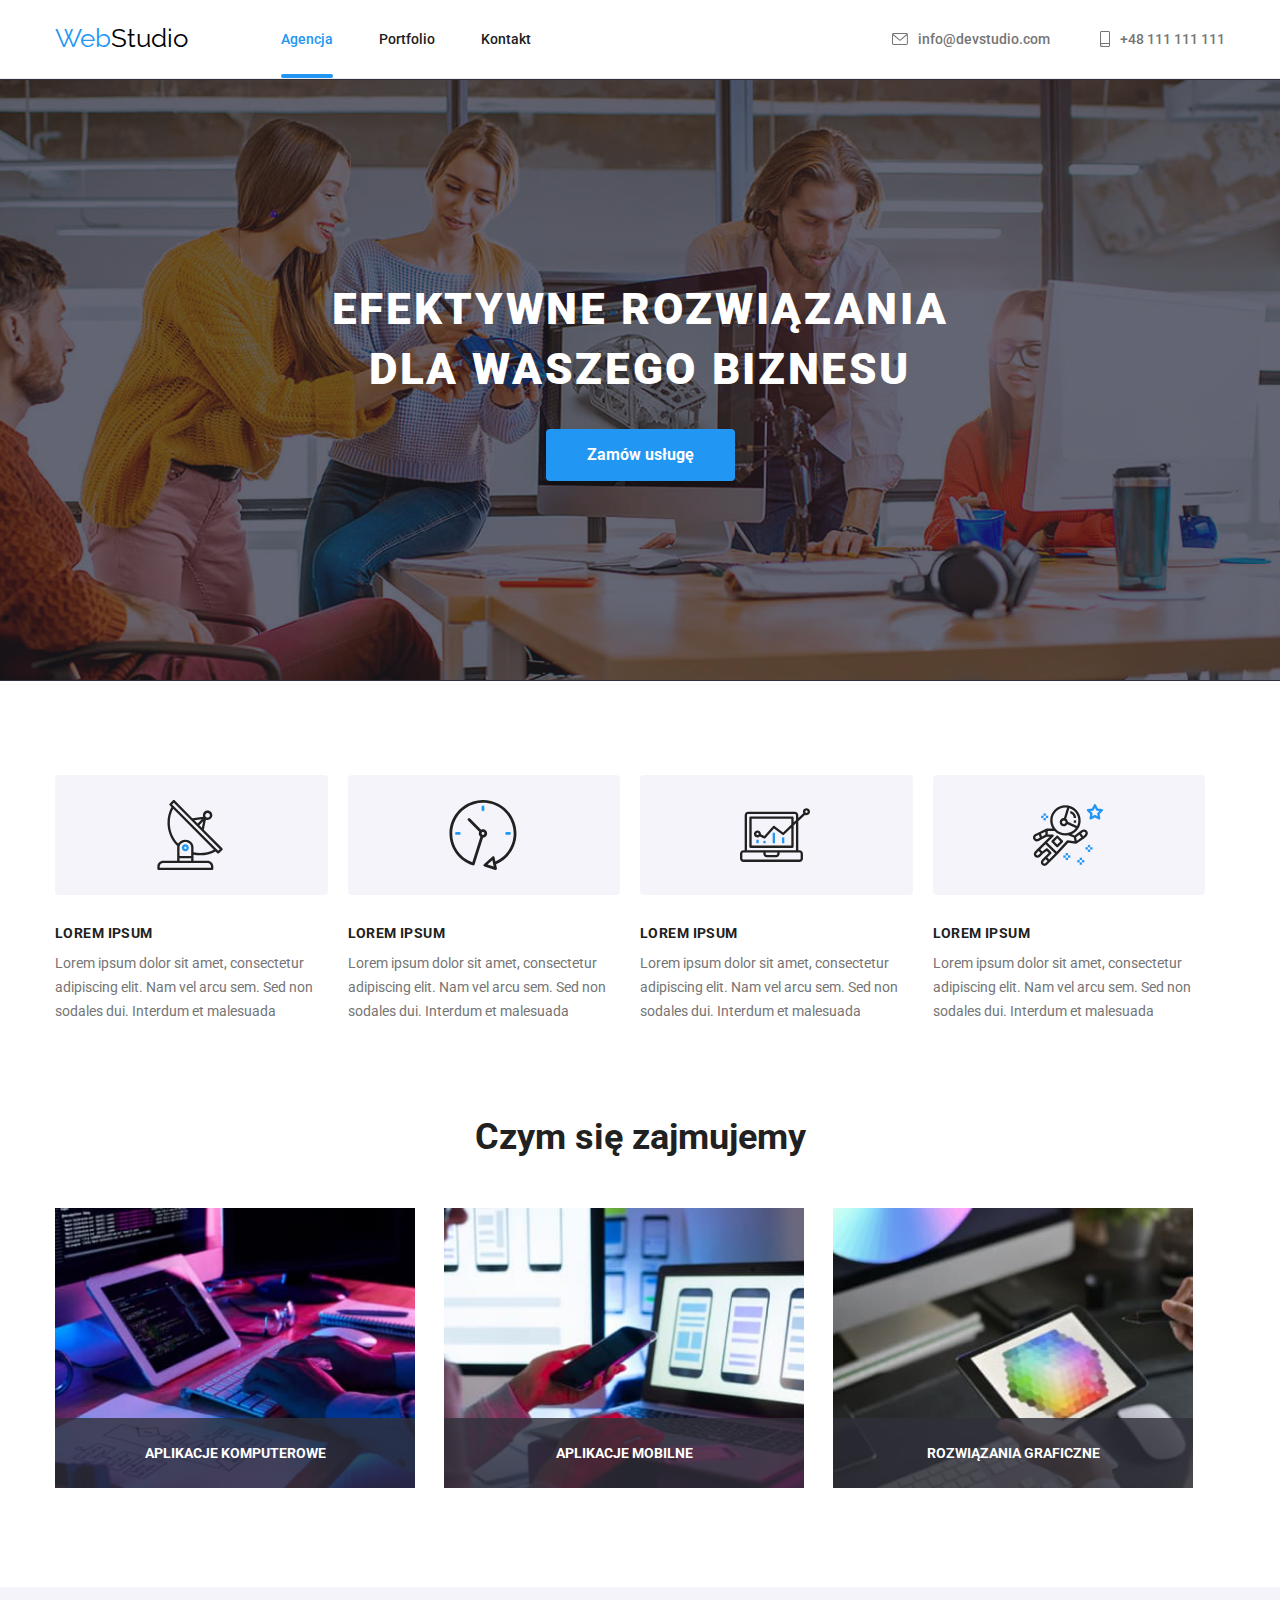
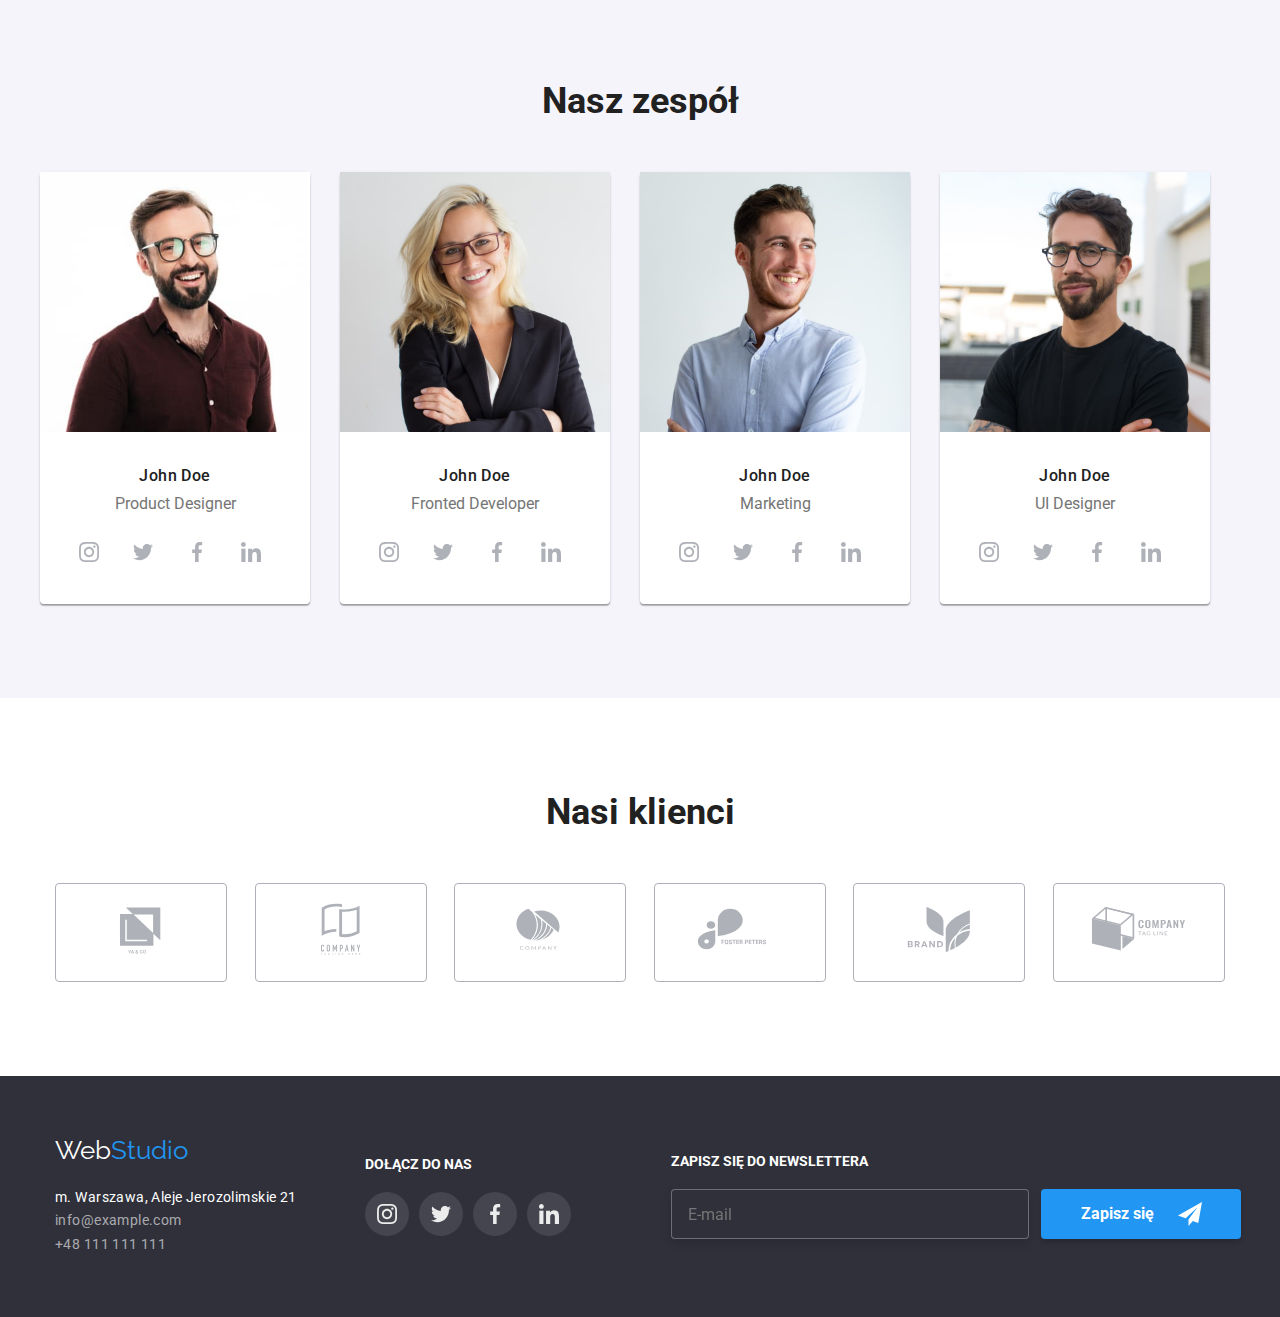
<file: index.html>
<!DOCTYPE html>
<html lang="pl">

<head>
	<meta charset="UTF-8" />
	<meta http-equiv="X-UA-Compatible" content="IE=edge" />
	<meta name="viewport" content="width=, initial-scale=1.0" />
	<title>HM7- Main Page</title>
	<link rel="preconnect" href="https://fonts.googleapis.com" />
	<link rel="preconnect" href="https://fonts.gstatic.com" crossorigin />
	<link
		href="https://fonts.googleapis.com/css2?family=Raleway:wght@700&family=Roboto:wght@400;500;700;900&display=swap"
		rel="stylesheet" />
	<link rel="stylesheet" href="https://cdnjs.cloudflare.com/ajax/libs/modern-normalize/1.1.0/modern-normalize.min.css"
		integrity="sha512-wpPYUAdjBVSE4KJnH1VR1HeZfpl1ub8YT/NKx4PuQ5NmX2tKuGu6U/JRp5y+Y8XG2tV+wKQpNHVUX03MfMFn9Q=="
		crossorigin="anonymous" referrerpolicy="no-referrer" />
	<link rel="stylesheet" href="./css/modern-normalize.min.css">
	<link rel="stylesheet" href="./css/main.min.css" />
</head>

<body>
	<!-- Header, nav, logo -->
	<!-- HEADER BLOCK -->
	<header class="header">
		<div class="header__container container">
			<nav class="nav">

				<!-- LOGO BLOCK -->
				<a class="logo" href="index.html" title="Strona główna">Web<span class="logo--upper">Studio</span></a>
				<!-- END LOGO BLOCK -->

				<ul class="nav__list">
					<li class="nav__item">
						<a class="nav__link nav__link--active" href="#">Agencja</a>
					</li>
					<li class="nav__item">
						<a class="nav__link" href="portfolio.html">Portfolio</a>
					</li>
					<li class="nav__item">
						<a class="nav__link" href="#">Kontakt</a>
					</li>
				</ul>
			</nav>
			<ul class="contact__list">
				<li class="contact__item">
					<a class="contact__link" href="mailto:info@devstudio.com">
						<svg class="contact__icon" width="16" height="12">
							<use href="./images/icons.svg#icon-envelope"></use>
						</svg>info@devstudio.com</a>
				</li>
				<li class="contact__item">
					<a class="contact__link" href="tel:+48111111111">
						<svg class="contact__icon" width="10" height="16">
							<use href="./images/icons.svg#icon-smartphone"></use>
						</svg>+48 111 111 111</a>
				</li>
			</ul>
		</div>
	</header>
	<!-- END HEADER BLOCK -->
	<main>
		<!-- HERO BLOCK -->
		<section class="hero section">
				<h1 class="hero__title">
					EFEKTYWNE ROZWIĄZANIA<br />
					DLA WASZEGO BIZNESU
				</h1>
				<button type="button" class="button button--hero" data-modal-open>Zamów usługę</button>
		</section>
		<!-- END HERO BLOCK -->

		<!-- ADVANTAGES BLOCK -->
		<section class="advantages section container">
			<ul class="advantages__list">
				<li class="advantages__item">
					<div class="advantages__box">
						<svg width="70" height="70">
							<use href="./images/icons.svg#icon-antenna"></use>
						</svg>
					</div>
					<h3 class="advantages__title">LOREM IPSUM</h3>
					<p class="advantages__text">
						Lorem ipsum dolor sit amet, consectetur adipiscing elit. Nam vel
						arcu sem. Sed non sodales dui. Interdum et malesuada
					</p>
				</li>
				<li class="advantages__item">
					<div class="advantages__box">
						<svg width="70" height="70">
							<use href="./images/icons.svg#icon-clock"></use>
						</svg>
					</div>
					<h3 class="advantages__title">LOREM IPSUM</h3>
					<p class="advantages__text">
						Lorem ipsum dolor sit amet, consectetur adipiscing elit. Nam vel
						arcu sem. Sed non sodales dui. Interdum et malesuada
					</p>
				</li>
				<li class="advantages__item">
					<div class="advantages__box">
						<svg width="70" height="70">
							<use href="./images/icons.svg#icon-diagram"></use>
						</svg>
					</div>
					<h3 class="advantages__title">LOREM IPSUM</h3>
					<p class="advantages__text">
						Lorem ipsum dolor sit amet, consectetur adipiscing elit. Nam vel
						arcu sem. Sed non sodales dui. Interdum et malesuada
					</p>
				</li>
				<li class="advantages__item">
					<div class="advantages__box">
						<svg width="70" height="70">
							<use href="./images/icons.svg#icon-astronaut"></use>
						</svg>
					</div>
					<h3 class="advantages__title">LOREM IPSUM</h3>
					<p class="advantages__text">
						Lorem ipsum dolor sit amet, consectetur adipiscing elit. Nam vel
						arcu sem. Sed non sodales dui. Interdum et malesuada
					</p>
				</li>
			</ul>
		</section>
		<!-- END ADVANTAGES BLOCK -->

		<!-- OFFER BLOCK  -->
		<section class="offer section container">
			<h2 class="section__title">Czym się zajmujemy</h2>
			<ul class="offer__list">
				<li class="offer__item">
					<img src="./images/ourJob/biuro1.jpg" alt="zajęcie1" title="zajęcie1" width="360" height="280" />
					<p class="offer__description">Aplikacje komputerowe</p>
				</li>
				<li class="offer__item">
					<img src="./images/ourJob/biuro2.jpg" alt="zajęcie2" title="zajęcie2" width="360" height="280" />
					<p class="offer__description">Aplikacje mobilne</p>
				</li>
				<li class="offer__item">
					<img src="./images/ourJob/biuro3.jpg" alt="zajęcie3" title="zajęcie3" width="360" height="280" />
					<p class="offer__description">Rozwiązania graficzne</p>
				</li>
			</ul>
		</section>
		<!-- END OFFER BLOCK -->

		<!-- TEAM BLOCK -->
		<section class="team section">
			<h2 class="section__title">Nasz zespół</h2>
			<ul class="team__list">
				<li class="team__item">
					<figure class="team__photo">
						<img src="./images/ourTeam/osoba1.jpg" alt="John Doe" title="John Doe" width="270"
							height="260" />
						<figcaption class="team__description">
							<h3 class="team__person">John Doe</h3>
							<p class="team__person-work">Product Designer</p>
							<div class="team__social-icons">
								<a href="#" class="team__social-link" target="blank">
									<svg class="team__social-icon" width="20" height="20">
										<use href="./images/icons.svg#icon-social-instagram"></use>
									</svg></a>
								<a href="#" class="team__social-link" target="blank">
									<svg class="team__social-icon" width="20" height="20">
										<use href="./images/icons.svg#icon-social-twitter"></use>
									</svg></a>
								<a href="#" class="team__social-link" target="blank">
									<svg class="team__social-icon" width="20" height="20">
										<use href="./images/icons.svg#icon-social-fb"></use>
									</svg></a>
								<a href="#" class="team__social-link" target="blank">
									<svg class="team__social-icon" width="20" height="20">
										<use href="./images/icons.svg#icon-social-linkedin"></use>
									</svg></a>
							</div>
						</figcaption>
					</figure>
				</li>
				<li class="team__item">
					<figure class="team__photo">
						<img src="./images/ourTeam/osoba2.jpg" alt="John Doe" title="John Doe" width="270"
							height="260" />
						<figcaption class="team__description">
							<h3 class="team__person">John Doe</h3>
							<p class="team__person-work">Fronted Developer</p>
							<div class="team__social-icons">
								<a href="#" class="team__social-link" target="blank">
									<svg class="team__social-icon" width="20" height="20">
										<use href="./images/icons.svg#icon-social-instagram"></use>
									</svg></a>
								<a href="#" class="team__social-link" target="blank">
									<svg class="team__social-icon" width="20" height="20">
										<use href="./images/icons.svg#icon-social-twitter"></use>
									</svg></a>
								<a href="#" class="team__social-link" target="blank">
									<svg class="team__social-icon" width="20" height="20">
										<use href="./images/icons.svg#icon-social-fb"></use>
									</svg></a>
								<a href="#" class="team__social-link" target="blank">
									<svg class="team__social-icon" width="20" height="20">
										<use href="images/icons.svg#icon-social-linkedin"></use>
									</svg></a>
							</div>
						</figcaption>
					</figure>
				</li>
				<li class="team__item">
					<figure class="team__photo">
						<img src="./images/ourTeam/osoba3.jpg" alt="John Doe" title="John Doe" width="270"
							height="260" />
						<figcaption class="team__description">
							<h3 class="team__person">John Doe</h3>
							<p class="team__person-work">Marketing</p>
							<div class="team__social-icons">
								<a href="#" class="team__social-link" target="blank">
									<svg class="team__social-icon" width="20" height="20">
										<use href="./images/icons.svg#icon-social-instagram"></use>
									</svg></a>
								<a href="#" class="team__social-link" target="blank">
									<svg class="team__social-icon" width="20" height="20">
										<use href="./images/icons.svg#icon-social-twitter"></use>
									</svg></a>
								<a href="#" class="team__social-link" target="blank">
									<svg class="team__social-icon" width="20" height="20">
										<use href="./images/icons.svg#icon-social-fb"></use>
									</svg></a>
								<a href="#" class="team__social-link" target="blank">
									<svg class="team__social-icon" width="20" height="20">
										<use href="./images/icons.svg#icon-social-linkedin"></use>
									</svg></a>
							</div>
						</figcaption>
					</figure>
				</li>
				<li class="team__item">
					<figure class="team__photo">
						<img src="./images/ourTeam/osoba4.jpg" alt="John Doe" title="John Doe" width="270"
							height="260" />
						<figcaption class="team__description">
							<h3 class="team__person">John Doe</h3>
							<p class="team__person-work">UI Designer</p>
							<div class="team__social-icons">
								<a href="#" class="team__social-link" target="blank">
									<svg class="team__social-icon" width="20" height="20">
										<use href="./images/icons.svg#icon-social-instagram"></use>
									</svg></a>
								<a href="#" class="team__social-link" target="blank">
									<svg class="team__social-icon" width="20" height="20">
										<use href="./images/icons.svg#icon-social-twitter"></use>
									</svg></a>
								<a href="#" class="team__social-link" target="blank">
									<svg class="team__social-icon" width="20" height="20">
										<use href="./images/icons.svg#icon-social-fb"></use>
									</svg></a>
								<a href="#" class="team__social-link" target="blank">
									<svg class="team__social-icon" width="20" height="20">
										<use href="./images/icons.svg#icon-social-linkedin"></use>
									</svg></a>
							</div>
						</figcaption>
					</figure>
				</li>
			</ul>
		</section>
		<!-- END TEAM BLOCK -->

		<!-- CLIENTS BLOCK -->
		<section class="clients section container">
			<h2 class="section__title">Nasi klienci</h2>
			<ul class="clients__list">
				<li class="clients__item"><a href="#" class="clients-link" target="_blank"><svg class="clients__icon"
							width="106" height="60">
							<use href="./images/icons.svg#icon-client1"></use>
						</svg></a></li>
				<li class="clients__item"><a href="#" class="clients-link" target="_blank"><svg class="clients__icon"
							width="106" height="60">
							<use href="./images/icons.svg#icon-client2"></use>
						</svg></a></li>
				<li class="clients__item"><a href="#" class="clients-link" target="_blank"><svg class="clients__icon"
							width="106" height="60">
							<use href="./images/icons.svg#icon-client3"></use>
						</svg></a></li>
				<li class="clients__item"><a href="#" class="clients-link" target="_blank"><svg class="clients__icon"
							width="106" height="60">
							<use href="./images/icons.svg#icon-client4"></use>
						</svg></a></li>
				<li class="clients__item"><a href="#" class="clients-link" target="_blank"><svg class="clients__icon"
							width="106" height="60">
							<use href="./images/icons.svg#icon-client5"></use>
						</svg></a></li>
				<li class="clients__item"><a href="#" class="clients-link" target="_blank"><svg class="clients__icon"
							width="106" height="60">
							<use href="./images/icons.svg#icon-client6"></use>
						</svg></a></li>
			</ul>
		</section>
		<!-- END CLIENTS BLOCK -->

		<!-- FOOTER BLOCK -->

		<!-- Footer adress -->
		<footer class="footer">
			<div class="footer__box container">
				<div class="footer__adress">
					<!-- LOGO BLOCK -->
					<a class="logo" href="index.html" title="Strona główna"><span
							class="logo--lower">Web</span>Studio</a>
					<!-- END LOGO BLOCK -->
					<address>
						<ul class="footer__address-list">
							<li class="footer__address-item">m. Warszawa, Aleje Jerozolimskie 21</li>
							<li class="footer__address-item">
								<a class="footer__address-link" href="mailto:info@example.com">info@example.com</a>
							</li>
							<li class="footer__address-item">
								<a class="footer__address-link" href="tel:+48111111111">+48 111 111 111</a>
							</li>
						</ul>
					</address>
				</div>

				<!-- Footer social -->
				<div class="footer-socials">
					<p>Dołącz do nas</p>
					<ul class="footer-socials__list">
						<li class="footer-socials__item">
							<a href="#" class="footer-socials__link" target="_blank"><svg class="footer-socials__icon"
									width="20" height="20">
									<use href="./images/icons.svg#icon-social-instagram"></use>
								</svg></a>
						</li>
						<li class="footer-socials__item">
							<a href="#" class="footer-socials__link" target="_blank"><svg class="footer-socials__icon"
									width="20" height="20">
									<use href="./images/icons.svg#icon-social-twitter"></use>
								</svg></a>
						</li>
						<li class="footer-socials__item">
							<a href="#" class="footer-socials__link" target="_blank"><svg class="footer-socials__icon"
									width="20" height="20">
									<use href="./images/icons.svg#icon-social-fb"></use>
								</svg></a>
						</li>
						<li class="footer-socials__item">
							<a href="#" class="footer-socials__link" target="_blank"><svg class="footer-socials__icon"
									width="20" height="20">
									<use href="./images/icons.svg#icon-social-linkedin"></use>
								</svg></a>
						</li>
					</ul>
				</div>

				<!-- Post -->
				<div class="post">
					<p>Zapisz się do newslettera</p>
					<form name="post" class="post__form">
						<label>
							<input class="post__form-input" type="email" name="newsletter-email" placeholder="E-mail" />
						</label>
						<button class="button button--post" type="submit"><span>Zapisz się</span><svg class="post__icon"
								width="24" height="24">
								<use href="images/icons.svg#icon-iconSend"></use>
							</svg></button>
					</form>
				</div>
			</div>
		</footer>

		<!-- END FOOTER BLOCK -->

		<!-- MODAL WINDOW BLOCK -->

		<div class="backdrop is-hidden" data-modal>
			<div class="modal">
				<button class="modal__close-button" data-modal-close>&times;</button>
				<p class="modal__title">Zostaw swoje dane w formularzu poniżej</p>
				<form name="contact-form" class="form modal__form">
					<label class="form__label">
						<svg class="form__icon" width="20" height="20">
							<use href="images/icons.svg#icon-personForm"></use>
						</svg>
						Imię
						<input type="text" name="contact-name" class="form__input" />
					</label>
					<label class="form__label">
						<svg class="form__icon" width="20" height="20">
							<use href="images/icons.svg#icon-phoneForm"></use>
						</svg>
						Telefon
						<input type="tel" name="contact-phone" class="form__input" />
					</label>
					<label class="form__label">
						<svg class="form__icon" width="20" height="20">
							<use href="images/icons.svg#icon-emailForm"></use>
						</svg>
						Email
						<input type="email" name="contact-email" class="form__input" />
					</label>
					<label class="form__label">Komentarz
						<textarea name="contact-comment" placeholder="Wprowadź tekst"
							class="form__input form__textarea"></textarea>
					</label>
					<label class="form__check">
						<input type="checkbox" name="accept-rules" value="accept-rules" />
						Oświadczam iż akceptuję <a href="#" target="_top" class="form__link">Regulamin</a> i
						<a href="#" target="_top" class="form__link">Politykę Prywatności</a>.
					</label>
					<button type="submit" class="button form-button">Wyślij</button>
				</form>
			</div>
		</div>
		<!-- END MODAL WINDOW BLOCK -->

		<script src="./js/modal.js"></script>
</body>

</html>
</file>
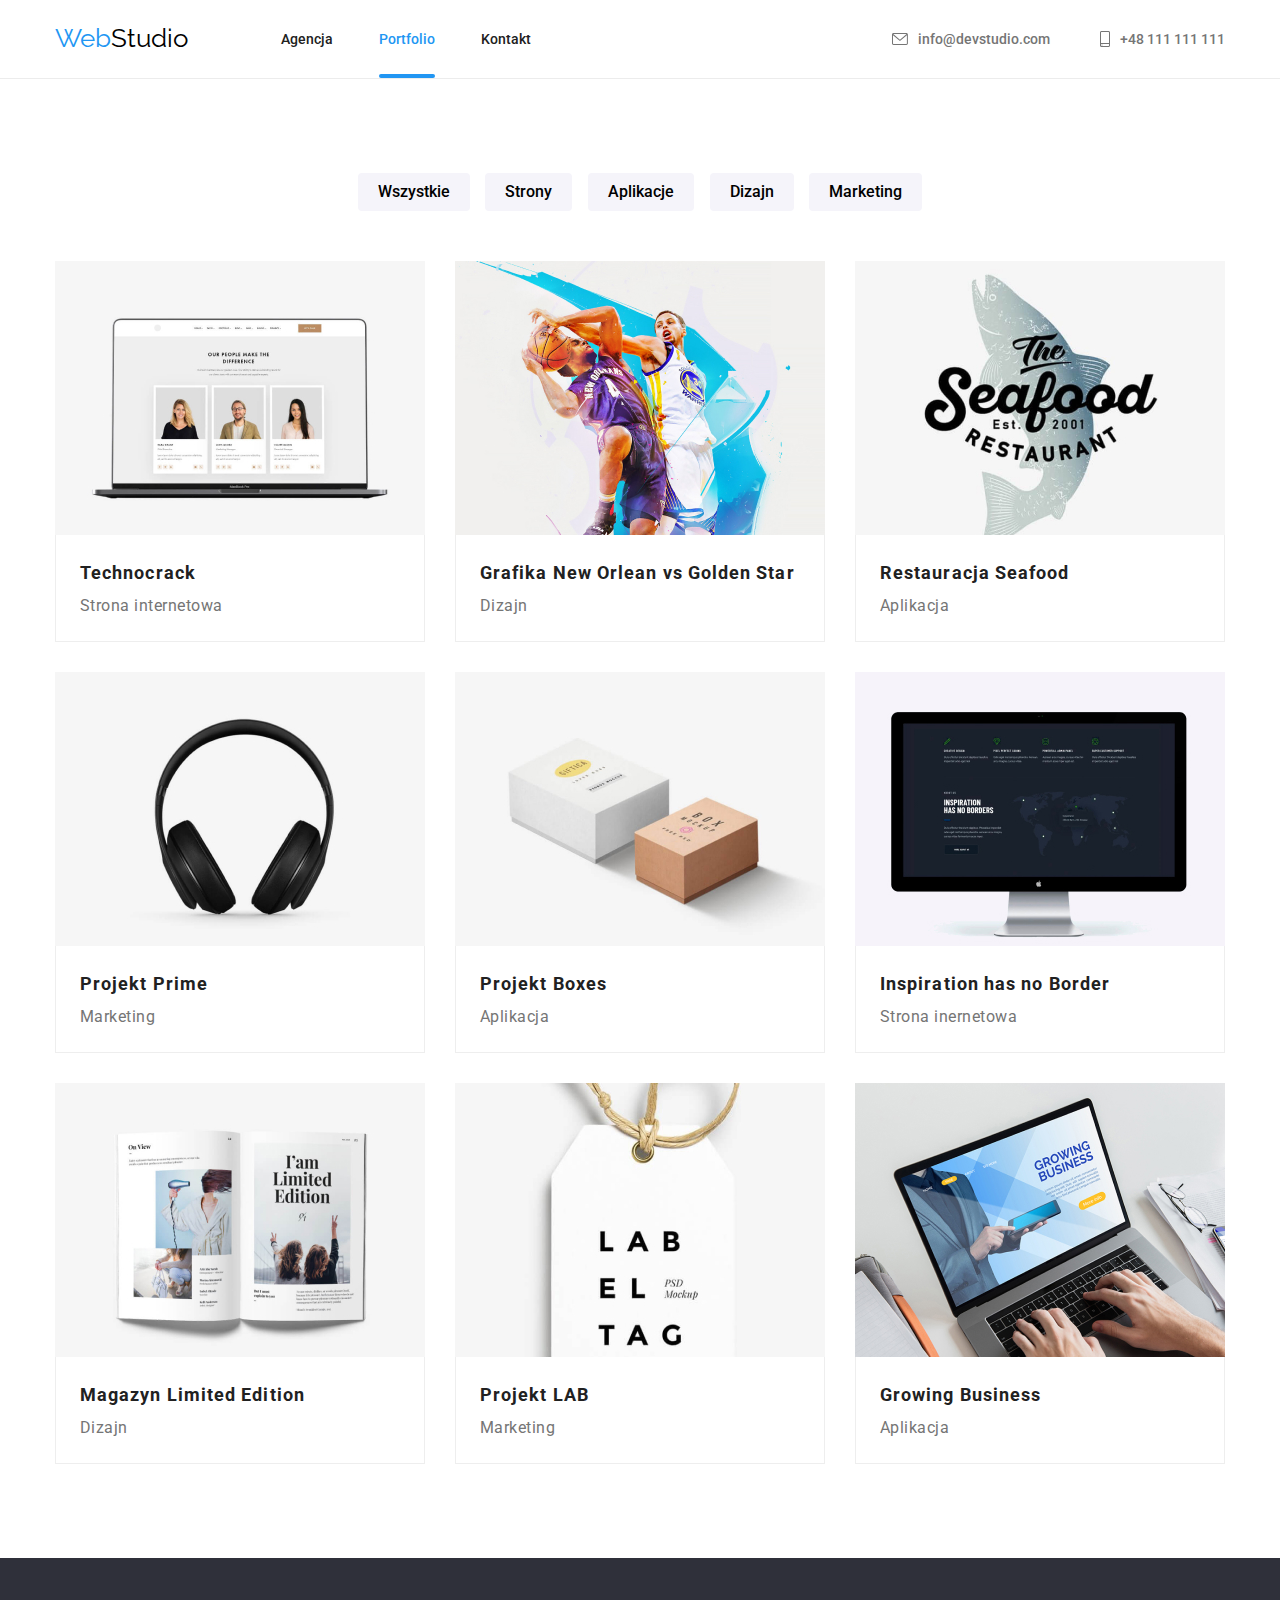
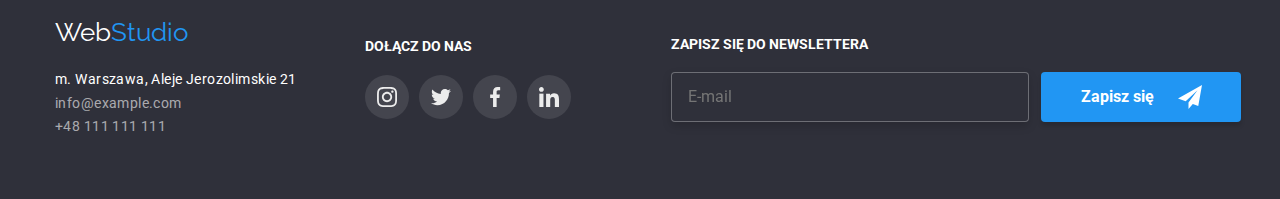
<file: portfolio.html>
<!DOCTYPE html>
<html lang="en">

<head>
	<meta charset="UTF-8" />
	<meta http-equiv="X-UA-Compatible" content="IE=edge" />
	<meta name="viewport" content="width=device-width, initial-scale=1.0" />
	<link rel="preconnect" href="https://fonts.googleapis.com" />
	<link rel="preconnect" href="https://fonts.gstatic.com" crossorigin />
	<link
		href="https://fonts.googleapis.com/css2?family=Raleway:wght@700&family=Roboto:wght@400;500;700;900&display=swap"
		rel="stylesheet" />
	<link rel="stylesheet" href="https://cdnjs.cloudflare.com/ajax/libs/modern-normalize/1.1.0/modern-normalize.min.css"
		integrity="sha512-wpPYUAdjBVSE4KJnH1VR1HeZfpl1ub8YT/NKx4PuQ5NmX2tKuGu6U/JRp5y+Y8XG2tV+wKQpNHVUX03MfMFn9Q=="
		crossorigin="anonymous" referrerpolicy="no-referrer" />
	<link rel="stylesheet" href="./css/modern-normalize.min.css" />
	<link rel="stylesheet" href="./css/main.min.css" />
	<title>Portfolio</title>
</head>

<body>
		<!-- Header, nav, logo -->
	<!-- HEADER BLOCK -->
	<header class="header">
		<div class="header__container container">
			<nav class="nav">

				<!-- LOGO BLOCK -->
				<a class="logo" href="index.html" title="Strona główna">Web<span class="logo--upper">Studio</span></a>
				<!-- END LOGO BLOCK -->

				<ul class="nav__list">
					<li class="nav__item">
						<a class="nav__link" href="index.html">Agencja</a>
					</li>
					<li class="nav__item">
						<a class="nav__link nav__link--active" href="portfolio.html">Portfolio</a>
					</li>
					<li class="nav__item">
						<a class="nav__link" href="#">Kontakt</a>
					</li>
				</ul>
			</nav>
			<ul class="contact__list">
				<li class="contact__item">
					<a class="contact__link" href="mailto:info@devstudio.com">
						<svg class="contact__icon" width="16" height="12">
							<use href="./images/icons.svg#icon-envelope"></use>
						</svg>info@devstudio.com</a>
				</li>
				<li class="contact__item">
					<a class="contact__link" href="tel:+48111111111">
						<svg class="contact__icon" width="10" height="16">
							<use href="./images/icons.svg#icon-smartphone"></use>
						</svg>+48 111 111 111</a>
				</li>
			</ul>
		</div>
	</header>

	<main class="container">
		
		<!-- SUBMENU BLOCK -->

		<section class="submenu section">
			<ul class="submenu__list">
				<li class="submenu__item">
					<button type="button" class="button button--secondary">Wszystkie</button>
				</li>
				<li class="submenu__item">
					<button type="button" class="button button--secondary">Strony</button>
				</li>
				<li class="submenu__item">
					<button type="button" class="button button--secondary">Aplikacje</button>
				</li>
				<li class="submenu__item">
					<button type="button" class="button button--secondary">Dizajn</button>
				</li>
				<li class="submenu__item">
					<button type="button" class="button button--secondary">Marketing</button>
				</li>
			</ul>
		</section>
		<!-- END SUBMENU BLOCK -->

		<!-- SKILLS BLOCK  -->
		<section class="skills section">
			<ul class="skills__list">
				<li class="skills__item">
					<figure>
						<div class="skills__box">
							<img src="./images/ourSkills/skill1.jpg" alt="technocrack" width="370" height="294" />
							<div class="skills___overlay">
								<p class="skills__explanation">
									Technocrack jest popularną platformą wykorzystywaną do rozpowszechniania
									koronawirusa. Firmy wykorzystują tę platformę do celów szpiegowskich i ataków na
									niezabezpieczone serwery konkurencji.
								</p>
							</div>
						</div>
						<figcaption class="skills__description">
							<h3 class="skills__name">Technocrack</h3>
							<p class="skills__description-text">Strona internetowa</p>
						</figcaption>
					</figure>
				</li>
				<li class="skills__item">
					<figure>
						<div class="skills__box">
							<img src="./images/ourSkills/skill2.jpg" alt="grafikaNewOrlean" width="370" height="294" />
							<div class="skills__overlay">
								<p class="skills__explanation">
									Lorem ipsum dolor sit amet consectetur adipisicing elit. Molestias laboriosam odio
									vero
									cum, inventore expedita ratione consequuntur facere deleniti ex? Exercitationem id
									possimus consequatur vero!
								</p>
							</div>
						</div>
						<figcaption class="skills__description">
							<h3 class="skills__name">Grafika New Orlean vs Golden Star</h3>
							<p class="skills__description-text">Dizajn</p>
						</figcaption>
					</figure>
				</li>
				<li class="skills__item">
					<figure>
						<div class="skills__box">
							<img src="./images/ourSkills/skill3.jpg" alt="restauracja" width="370" height="294" />
							<div class="skills__overlay">
								<p class="skills__explanation">
									Lorem ipsum dolor sit amet consectetur adipisicing elit. Molestias laboriosam odio
									vero
									cum, inventore expedita ratione consequuntur facere deleniti ex? Exercitationem id
									possimus consequatur vero!
								</p>
							</div>
						</div>
						<figcaption class="skills__description">
							<h3 class="skills__name">Restauracja Seafood</h3>
							<p class="skills__description-text">Aplikacja</p>
						</figcaption>
					</figure>
				</li>
				<li class="skills__item">
					<figure>
						<div class="skills__box">
							<img src="./images/ourSkills/skill4.jpg" alt="sluchawki" width="370" height="294" />
							<div class="skills__overlay">
								<p class="skills__explanation">
									Lorem ipsum dolor sit amet consectetur adipisicing elit. Molestias laboriosam odio
									vero
									cum, inventore expedita ratione consequuntur facere deleniti ex? Exercitationem id
									possimus consequatur vero!
								</p>
							</div>
						</div>
						<figcaption class="skills__description">
							<h3 class="skills__name">Projekt Prime</h3>
							<p class="skills__description-text">Marketing</p>
						</figcaption>
					</figure>
				</li>
				<li class="skills__item">
					<figure>
						<div class="skills__box">
							<img src="./images/ourSkills/skill5.jpg" alt="boxes" width="370" height="294" />
							<div class="skills__overlay">
								<p class="skills__explanation">
									Lorem ipsum dolor sit amet consectetur adipisicing elit. Molestias laboriosam odio
									vero
									cum, inventore expedita ratione consequuntur facere deleniti ex? Exercitationem id
									possimus consequatur vero!
								</p>
							</div>
						</div>
						<figcaption class="skills__description">
							<h3 class="skills__name">Projekt Boxes</h3>
							<p class="skills__description-text">Aplikacja</p>
						</figcaption>
					</figure>
				</li>
				<li class="skills__item">
					<figure>
						<div class="skills__box">
							<img src="./images/ourSkills/skill6.jpg" alt="monitor" width="370" height="294" />
							<div class="skills__overlay">
								<p class="skills__explanation">
									Lorem ipsum dolor sit amet consectetur adipisicing elit. Molestias laboriosam odio
									vero
									cum, inventore expedita ratione consequuntur facere deleniti ex? Exercitationem id
									possimus consequatur vero!
								</p>
							</div>
						</div>
						<figcaption class="skills__description">
							<h3 class="skills__name">Inspiration has no Border</h3>
							<p class="skills__description-text">Strona inernetowa</p>
						</figcaption>
					</figure>
				</li>
				<li class="skills__item">
					<figure>
						<div class="skills__box">
							<img src="./images/ourSkills/skill7.jpg" alt="book" width="370" height="294" />
							<div class="skills__overlay">
								<p class="skills__explanation">
									Lorem ipsum dolor sit amet consectetur adipisicing elit. Molestias laboriosam odio
									vero
									cum, inventore expedita ratione consequuntur facere deleniti ex? Exercitationem id
									possimus consequatur vero!
								</p>
							</div>
						</div>
						<figcaption class="skills__description">
							<h3 class="skills__name">Magazyn Limited Edition</h3>
							<p class="skills__description-text">Dizajn</p>
						</figcaption>
					</figure>
				</li>
				<li class="skills__item">
					<figure>
						<div class="skills__box">
							<img src="./images/ourSkills/skill8.jpg" alt="projektlab" width="370" height="294" />
							<div class="skills__overlay">
								<p class="skills__explanation">
									Lorem ipsum dolor sit amet consectetur adipisicing elit. Molestias laboriosam odio
									vero
									cum, inventore expedita ratione consequuntur facere deleniti ex? Exercitationem id
									possimus consequatur vero!
								</p>
							</div>
						</div>
						<figcaption class="skills__description">
							<h3 class="skills__name">Projekt LAB</h3>
							<p class="skills__description-text">Marketing</p>
						</figcaption>
					</figure>
				</li>
				<li class="skills__item">
					<figure>
						<div class="skills__box">
							<img src="./images/ourSkills/skill9.jpg" alt="mac" width="370" height="294" />
							<div class="skills__overlay">
								<p class="skills__explanation">
									Lorem ipsum dolor sit amet consectetur adipisicing elit. Molestias laboriosam odio
									vero
									cum, inventore expedita ratione consequuntur facere deleniti ex? Exercitationem id
									possimus consequatur vero!
								</p>
							</div>
						</div>
						<figcaption class="skills__description">
							<h3 class="skills__name">Growing Business</h3>
							<p class="skills__description-text">Aplikacja</p>
						</figcaption>
					</figure>
				</li>
			</ul>
		</section>

		<!-- END SKILLS BLOCK -->
		
	</main>

		<!-- FOOTER BLOCK -->

		<!-- FOOTER BLOCK -->

		<!-- Footer adress -->
		<footer class="footer">
			<div class="footer__box container">
				<div class="footer__adress">
					<!-- LOGO BLOCK -->
					<a class="logo" href="index.html" title="Strona główna"><span
							class="logo--lower">Web</span>Studio</a>
					<!-- END LOGO BLOCK -->
					<address>
						<ul class="footer__address-list">
							<li class="footer__address-item">m. Warszawa, Aleje Jerozolimskie 21</li>
							<li class="footer__address-item">
								<a class="footer__address-link" href="mailto:info@example.com">info@example.com</a>
							</li>
							<li class="footer__address-item">
								<a class="footer__address-link" href="tel:+48111111111">+48 111 111 111</a>
							</li>
						</ul>
					</address>
				</div>

				<!-- Footer social -->
				<div class="footer-socials">
					<p>Dołącz do nas</p>
					<ul class="footer-socials__list">
						<li class="footer-socials__item">
							<a href="#" class="footer-socials__link" target="_blank"><svg class="footer-socials__icon"
									width="20" height="20">
									<use href="./images/icons.svg#icon-social-instagram"></use>
								</svg></a>
						</li>
						<li class="footer-socials__item">
							<a href="#" class="footer-socials__link" target="_blank"><svg class="footer-socials__icon"
									width="20" height="20">
									<use href="./images/icons.svg#icon-social-twitter"></use>
								</svg></a>
						</li>
						<li class="footer-socials__item">
							<a href="#" class="footer-socials__link" target="_blank"><svg class="footer-socials__icon"
									width="20" height="20">
									<use href="./images/icons.svg#icon-social-fb"></use>
								</svg></a>
						</li>
						<li class="footer-socials__item">
							<a href="#" class="footer-socials__link" target="_blank"><svg class="footer-socials__icon"
									width="20" height="20">
									<use href="./images/icons.svg#icon-social-linkedin"></use>
								</svg></a>
						</li>
					</ul>
				</div>

				<!-- Post -->
				<div class="post">
					<p>Zapisz się do newslettera</p>
					<form name="post" class="post__form">
						<label>
							<input class="post__form-input" type="email" name="newsletter-email" placeholder="E-mail" />
						</label>
						<button class="button button--post" type="submit"><span>Zapisz się</span><svg class="post__icon"
								width="24" height="24">
								<use href="images/icons.svg#icon-iconSend"></use>
							</svg></button>
					</form>
				</div>
			</div>
		</footer>

		<!-- END FOOTER BLOCK -->

		<script src="./js/modal.js"></script>
		</body>
</html>
</file>
<file: css/main.min.css>
*{-webkit-box-sizing:border-box;box-sizing:border-box;padding:0;margin:0}body{background-color:#fff;font-family:"Roboto",sans-serif;color:#212121}.container{width:100%;max-width:1200px;margin:auto;padding:0 15px}.section{padding-bottom:94px}.section__title{padding:0;margin:0;margin-bottom:50px;text-align:center;font-size:36px}.header{border-bottom:#ececec solid 1px}.header__container{display:-webkit-box;display:-ms-flexbox;display:flex;-webkit-box-pack:justify;-ms-flex-pack:justify;justify-content:space-between;padding-top:24px;padding-bottom:24px;-webkit-box-align:center;-ms-flex-align:center;align-items:center}.nav{display:-webkit-box;display:-ms-flexbox;display:flex}.nav__list{display:-webkit-box;display:-ms-flexbox;display:flex;-webkit-box-align:center;-ms-flex-align:center;align-items:center;-ms-flex-wrap:wrap;flex-wrap:wrap;list-style-type:none}.nav__item{display:inline;margin-right:46px}.nav__link:hover,.nav__link:focus,.nav__link:active{color:#2196f3}.nav__link{font-size:14px;font-weight:500;color:#212121;text-decoration:none}.nav__link--active{position:relative;color:#2196f3}.nav__link--active::after{content:"";position:absolute;display:block;top:43px;width:100%;height:4px;background-color:#2196f3;border-radius:2px}.contact__list{display:-webkit-box;display:-ms-flexbox;display:flex;-webkit-box-align:center;-ms-flex-align:center;align-items:center;list-style-type:none}.contact__item{display:inline;margin-right:50px}.contact__item:last-child{margin-right:0}.contact__link{display:-webkit-box;display:-ms-flexbox;display:flex;-webkit-box-align:center;-ms-flex-align:center;align-items:center;font-size:14px;font-weight:500;color:#757575;text-decoration:none}.contact__link:hover,.contact__link:focus,.contact__link:active{color:#2196f3}.contact__icon{margin-right:10px;fill:#757575}.contact__link:hover svg{fill:#2196f3}.logo{margin-right:93px;font-family:"Raleway",sans-serif;font-size:26px;color:#2196f3;text-decoration:none}.logo--upper{color:#000}.logo--lower{color:#fff}.hero{display:-webkit-box;display:-ms-flexbox;display:flex;-webkit-box-orient:vertical;-webkit-box-direction:normal;-ms-flex-direction:column;flex-direction:column;padding-top:200px;-webkit-box-pack:center;-ms-flex-pack:center;justify-content:center;-webkit-box-align:center;-ms-flex-align:center;align-items:center;padding-bottom:200px;text-align:center;background-color:#2f303a;background-image:-webkit-gradient(linear, left top, left bottom, from(rgba(47, 48, 58, 0.4)), to(rgba(47, 48, 58, 0.4))),url(../images/hero-bcg.jpg);background-image:linear-gradient(rgba(47, 48, 58, 0.4), rgba(47, 48, 58, 0.4)),url(../images/hero-bcg.jpg);background-position:center;background-repeat:no-repeat}.hero__title{margin-bottom:30px;font-size:44px;font-weight:900;line-height:60px;color:#fff;text-transform:uppercase;letter-spacing:.06em}.button{padding-top:10px;padding-bottom:10px;color:#fff;fill:#fff;background-color:#2196f3;font-family:"Roboto" sans-serif;font-size:16px;font-weight:700;line-height:2;-webkit-box-shadow:0px 4px 4px rgba(0,0,0,.15);box-shadow:0px 4px 4px rgba(0,0,0,.15);border:none;border-radius:4px;-webkit-transition-property:background-color,color,fill,-webkit-box-shadow;transition-property:background-color,color,fill,-webkit-box-shadow;transition-property:background-color,color,fill,box-shadow;transition-property:background-color,color,fill,box-shadow,-webkit-box-shadow;-webkit-transition-duration:250ms;transition-duration:250ms;-webkit-transition-timing-function:cubic-bezier(0.4, 0, 0.2, 1);transition-timing-function:cubic-bezier(0.4, 0, 0.2, 1);cursor:pointer}.button--hero{padding-left:41px;padding-right:41px}.button--hero:hover,.button--hero:focus,.button--hero:active{background-color:#fff;color:#2196f3}.button--post{display:-webkit-box;display:-ms-flexbox;display:flex;-webkit-box-pack:center;-ms-flex-pack:center;justify-content:center;-webkit-box-align:center;-ms-flex-align:center;align-items:center;width:200px;height:50px;gap:24px}.button--post:hover,.button--post:focus,.button--post:active{text-decoration:underline}.button--secondary{padding:0px 20px;min-height:38px;font-size:16px;font-weight:500;color:#000;background-color:#f5f4fa;-webkit-box-shadow:none;box-shadow:none}.button--secondary:hover,.button--secondary:focus,.button--secondary:active{background-color:#2196f3;color:#fff}.advantages{margin-top:94px}.advantages__list{display:-webkit-box;display:-ms-flexbox;display:flex;-webkit-box-pack:justify;-ms-flex-pack:justify;justify-content:space-between;list-style:none}.advantages__item{display:inline-block;min-width:270px;margin-right:20px}.advantages__box{display:-webkit-box;display:-ms-flexbox;display:flex;padding:25px 100px;margin-bottom:30px;background-color:#f5f4fa;border-radius:4px}.advantages__title{margin-bottom:10px;font-size:14px;font-weight:700;line-height:16px;letter-spacing:.03em}.advantages__text{font-size:14px;line-height:24px;color:#757575;letter-spacing:3%}.offer{background-color:#fff}.offer__item{position:relative;display:inline-block;margin-right:25px}.offer__item>img{display:block}.offer__description{position:absolute;bottom:0;padding:27px 0;width:360px;font-size:14px;font-weight:700;text-align:center;background-color:rgba(47,48,58,.8);color:#fff;text-transform:uppercase}.team{padding-top:94px;background-color:#f5f4fa}.team__list{display:-webkit-box;display:-ms-flexbox;display:flex;-webkit-box-pack:center;-ms-flex-pack:center;justify-content:center;list-style:none}.team__item{display:block;margin-right:30px;max-width:270px;background-color:#fff;-webkit-box-shadow:0px 1px 3px rgba(0,0,0,.12),0px 1px 1px rgba(0,0,0,.14),0px 2px 1px rgba(0,0,0,.2);box-shadow:0px 1px 3px rgba(0,0,0,.12),0px 1px 1px rgba(0,0,0,.14),0px 2px 1px rgba(0,0,0,.2);border-radius:4px}.team__photo{margin-bottom:30px}.team__description{padding-top:30px;text-align:center}.team__person{margin-bottom:10px;font-size:16px;font-weight:500;line-height:19px;letter-spacing:.03em}.team__person-work{color:#757575}.team__social-icons{display:-webkit-box;display:-ms-flexbox;display:flex;-webkit-box-pack:center;-ms-flex-pack:center;justify-content:center;margin-top:16px}.team__social-link{display:-webkit-box;display:-ms-flexbox;display:flex;-webkit-box-align:center;-ms-flex-align:center;align-items:center;-webkit-box-pack:center;-ms-flex-pack:center;justify-content:center;margin-right:10px;height:44px;width:44px;list-style-type:none;border-radius:50%;background-color:rgba(255,255,255,.1);fill:#afb1b8}.team__social-link:hover{fill:#fff;background-color:#2196f3}.clients{padding-top:94px}.clients__list{display:-webkit-box;display:-ms-flexbox;display:flex;-webkit-box-pack:justify;-ms-flex-pack:justify;justify-content:space-between;list-style:none}.clients__item{padding:16px 32px;border-radius:4px;border:1px solid #afb1b8}.clients__icon{fill:#afb1b8}.clients__item:hover{border:1px solid #2196f3}.clients__item:hover .clients__icon{fill:#2196f3}.footer{padding-top:60px;padding-bottom:60px;background-color:#2f303a}.footer__box{display:-webkit-box;display:-ms-flexbox;display:flex;-webkit-box-pack:justify;-ms-flex-pack:justify;justify-content:space-between;-webkit-box-align:center;-ms-flex-align:center;align-items:center}.footer__address-list{padding-top:20px;padding-left:0;width:250px;list-style-type:none}.footer__address-item{font-size:14px;font-style:normal;color:#fff;line-height:1.7em;letter-spacing:.03em}.footer__address-link{color:rgba(255,255,255,.6);text-decoration:none}.footer__address-link:hover,.footer__address-link:focus,.footer__address-link:active{color:#fff}.footer-socials{margin-left:60px}.footer-socials p{margin-bottom:20px;color:#fff;font-size:14px;font-weight:700;text-transform:uppercase;letter-spacing:3%}.footer-socials__list{display:-webkit-box;display:-ms-flexbox;display:flex;text-align:center;list-style-type:none}.footer-socials__link{display:-webkit-box;display:-ms-flexbox;display:flex;-webkit-box-align:center;-ms-flex-align:center;align-items:center;-webkit-box-pack:center;-ms-flex-pack:center;justify-content:center;margin-right:10px;height:44px;width:44px;list-style-type:none;border-radius:50%;background-color:rgba(255,255,255,.1);fill:#ececec}.footer-socials__link:hover{background-color:#2196f3}.post{margin-left:90px;height:86px}.post p{margin-bottom:20px;font-size:14px;font-weight:700;color:#fff;text-transform:uppercase}.post__form{display:-webkit-box;display:-ms-flexbox;display:flex;-webkit-box-pack:center;-ms-flex-pack:center;justify-content:center;-webkit-box-align:center;-ms-flex-align:center;align-items:center;gap:12px}.post__form-input{padding:15px 16px;width:358px;height:50px;border:1px solid rgba(255,255,255,.3);background-color:#2f303a;border-radius:4px;-webkit-filter:drop-shadow(0px 4px 4px rgba(0, 0, 0, 0.15));filter:drop-shadow(0px 4px 4px rgba(0, 0, 0, 0.15));-webkit-transition-property:border;transition-property:border;-webkit-transition-duration:250ms;transition-duration:250ms;-webkit-transition-timing-function:cubic-bezier(0.4, 0, 0.2, 1);transition-timing-function:cubic-bezier(0.4, 0, 0.2, 1)}.post__form-input:hover,.post__form-input:active,.post__form-input:focus{color:#fff;border:1px solid #2196f3}.submenu{margin:auto;width:580px;padding:94px 0 50px 0}.submenu__list{display:-webkit-box;display:-ms-flexbox;display:flex;-ms-flex-pack:distribute;justify-content:space-around}.submenu__item{list-style-type:none}.skills__list{display:-webkit-box;display:-ms-flexbox;display:flex;-ms-flex-wrap:wrap;flex-wrap:wrap;-webkit-box-pack:justify;-ms-flex-pack:justify;justify-content:space-between;row-gap:30px;-webkit-column-gap:20px;-moz-column-gap:20px;column-gap:20px;list-style:none}.skills__item:hover{cursor:pointer;-webkit-box-shadow:0px 1px 1px rgba(0,0,0,.12),0px 4px 4px rgba(0,0,0,.06),1px 4px 6px rgba(0,0,0,.16);box-shadow:0px 1px 1px rgba(0,0,0,.12),0px 4px 4px rgba(0,0,0,.06),1px 4px 6px rgba(0,0,0,.16)}.skills__box{position:relative;width:370px;height:274px;overflow:hidden}.skills__overlay{position:absolute;top:0;left:0;width:100%;height:100%;display:-webkit-box;display:-ms-flexbox;display:flex;-webkit-box-align:center;-ms-flex-align:center;align-items:center;background-color:rgba(33,150,243,.9);-webkit-transform:translateY(100%);transform:translateY(100%);-webkit-transition-property:-webkit-transform;transition-property:-webkit-transform;transition-property:transform;transition-property:transform, -webkit-transform;-webkit-transition-duration:250ms;transition-duration:250ms;-webkit-transition-timing-function:cubic-bezier(0.4, 0, 0.2, 1);transition-timing-function:cubic-bezier(0.4, 0, 0.2, 1)}.skills__item:hover .skills__overlay{-webkit-transform:translateY(0);transform:translateY(0)}.skills__explanation{color:#fff;font-size:18px;line-height:1.6;margin:auto}.skills__description{padding:20px 24px;border-left:1px solid #eee;border-right:1px solid #eee;border-bottom:1px solid #eee}.skills__name{font-size:18px;font-weight:700;line-height:36px;letter-spacing:.06em}.skills__description-text{font-size:16px;font-weight:400;line-height:30px;letter-spacing:.03em;color:#757575}.backdrop{position:fixed;left:0;top:0;width:100%;height:100%;background-color:rgba(0,0,0,.5)}.is-hidden{visibility:hidden;pointer-events:none;opacity:0}.backdrop.is-hidden .modal{-webkit-transform:translate(-50%, -50%) scale(0.4);transform:translate(-50%, -50%) scale(0.4)}.modal{position:absolute;top:50%;left:50%;width:528px;padding:40px;min-height:581px;background-color:#fff;-webkit-box-shadow:0px 1px 3px rgba(0,0,0,.12),0px 1px 1px rgba(0,0,0,.14),0px 2px 1px rgba(0,0,0,.2);box-shadow:0px 1px 3px rgba(0,0,0,.12),0px 1px 1px rgba(0,0,0,.14),0px 2px 1px rgba(0,0,0,.2);border-radius:4px;-webkit-transform:translate(-50%, -50%) scale(1);transform:translate(-50%, -50%) scale(1);-webkit-transition-property:-webkit-transform;transition-property:-webkit-transform;transition-property:transform;transition-property:transform, -webkit-transform;-webkit-transition-duration:250ms;transition-duration:250ms;-webkit-transition-timing-function:cubic-bezier(0.4, 0, 0.2, 1);transition-timing-function:cubic-bezier(0.4, 0, 0.2, 1)}.modal__close-button{position:absolute;top:8px;right:8px;width:30px;height:30px;font-size:20px;-webkit-transition:.3s;transition:.3s;border:1px solid rgba(0,0,0,.1);border-radius:50%;cursor:pointer}.modal__close-button:hover{background-color:#2196f3}.modal__title{margin-top:40px;margin-bottom:30px;text-align:center;font-family:"Roboto";font-style:normal;font-weight:700;font-size:20px;line-height:23px;letter-spacing:.03em;color:#212121}.form{display:-webkit-box;display:-ms-flexbox;display:flex;-webkit-box-orient:vertical;-webkit-box-direction:normal;-ms-flex-direction:column;flex-direction:column}.form__label{display:block;position:relative;font-size:12px;margin-bottom:10px;color:#757575}.form__input{display:block;margin:auto;margin-top:4px;padding-left:40px;width:100%;height:40px;border:1px solid rgba(33,33,33,.2);border-radius:4px;-webkit-transition-property:border;transition-property:border;-webkit-transition-duration:250ms;transition-duration:250ms;-webkit-transition-timing-function:cubic-bezier(0.4, 0, 0.2, 1);transition-timing-function:cubic-bezier(0.4, 0, 0.2, 1)}.form__input:hover,.form__input:active,.form__input:focus{border:1px solid #2196f3;outline:none}.form__label:hover svg{fill:#2196f3}.form__icon{position:absolute;top:27px;left:13px}.form__textarea{padding:12px 16px;height:120px;resize:none;font-size:12px}.form__check{display:block;margin-top:20px;text-align:center;font-size:14px;line-height:1.8;color:#757575}.form__link{color:#2196f3}.form-button{padding:10px 76px;margin:30px 120px;background-color:#2196f3;-webkit-box-shadow:0px 4px 4px rgba(0,0,0,.15);box-shadow:0px 4px 4px rgba(0,0,0,.15);border-radius:4px;color:#fff;font-weight:700;font-size:16px;line-height:2;border:none;cursor:pointer}.form-button:hover,.form-button:focus,.form-button:active{background-color:#fff;color:#2196f3}/*# sourceMappingURL=main.min.css.map */
</file>
